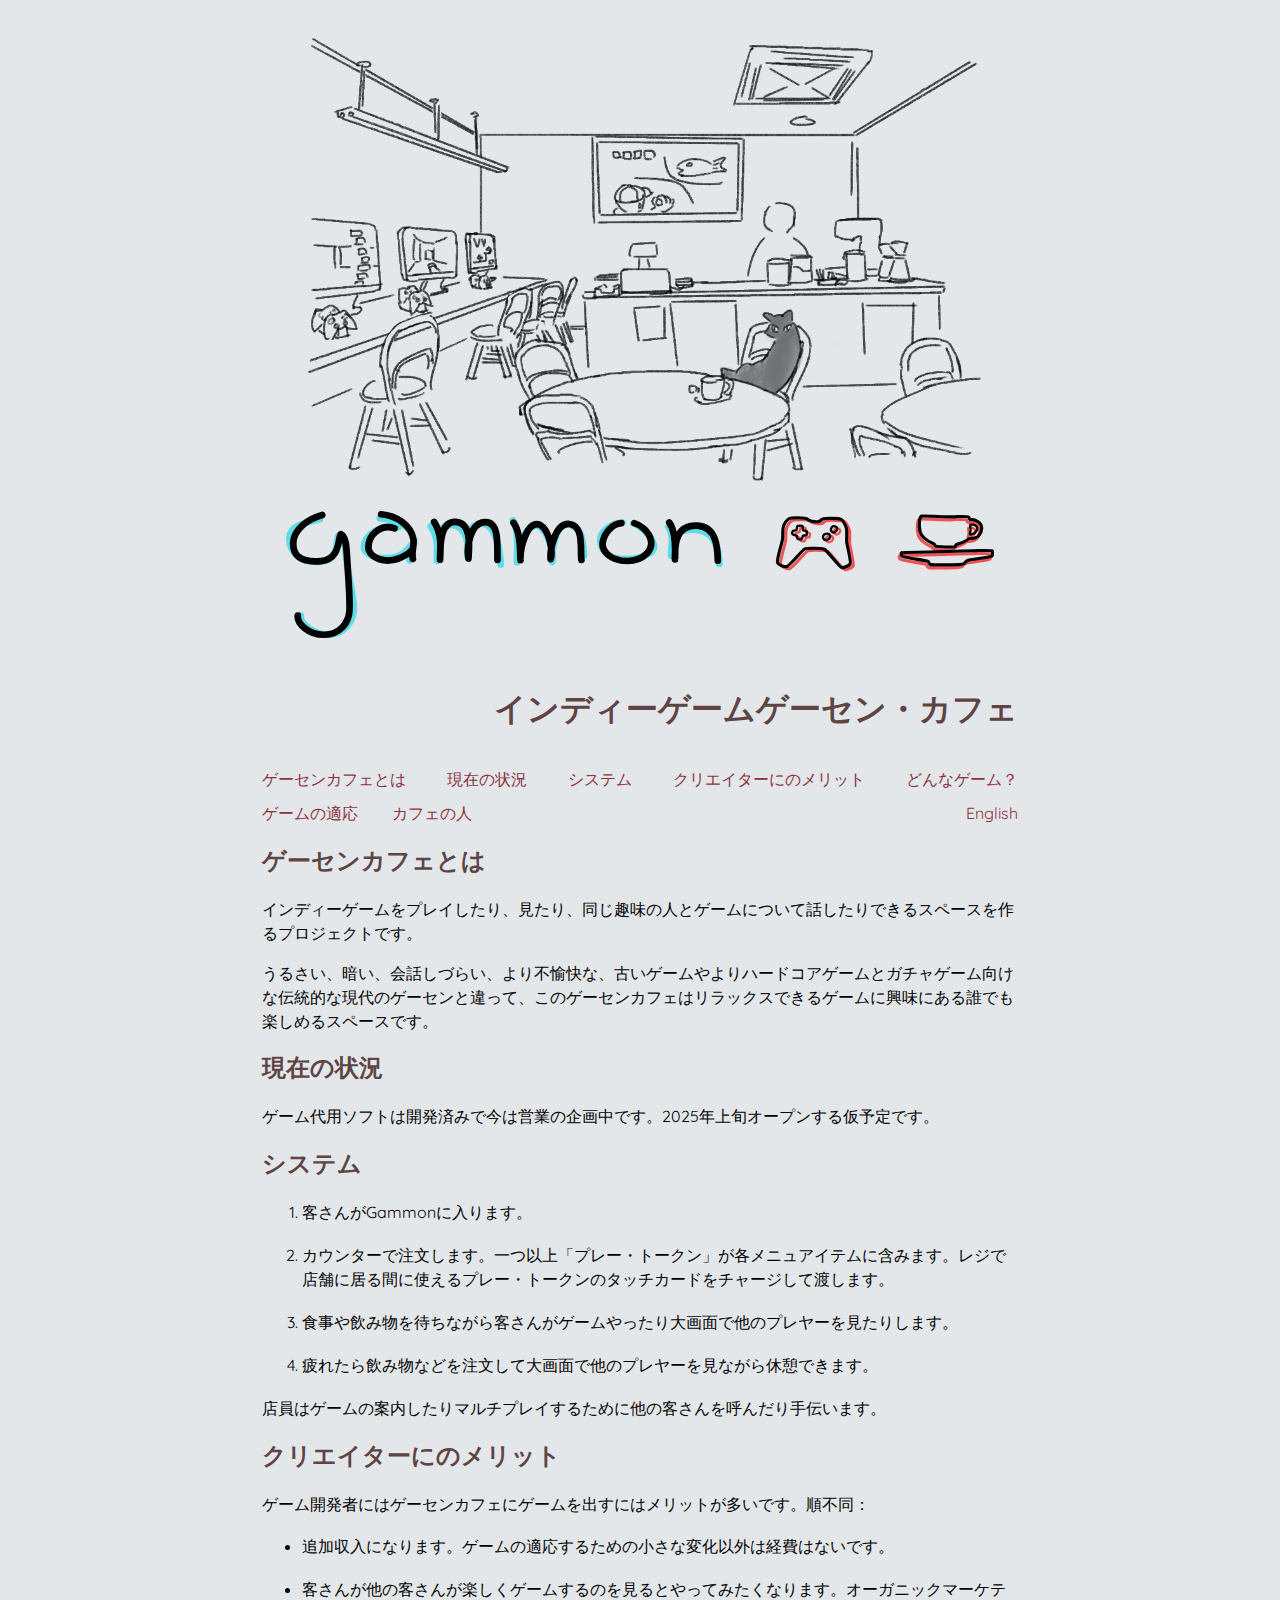
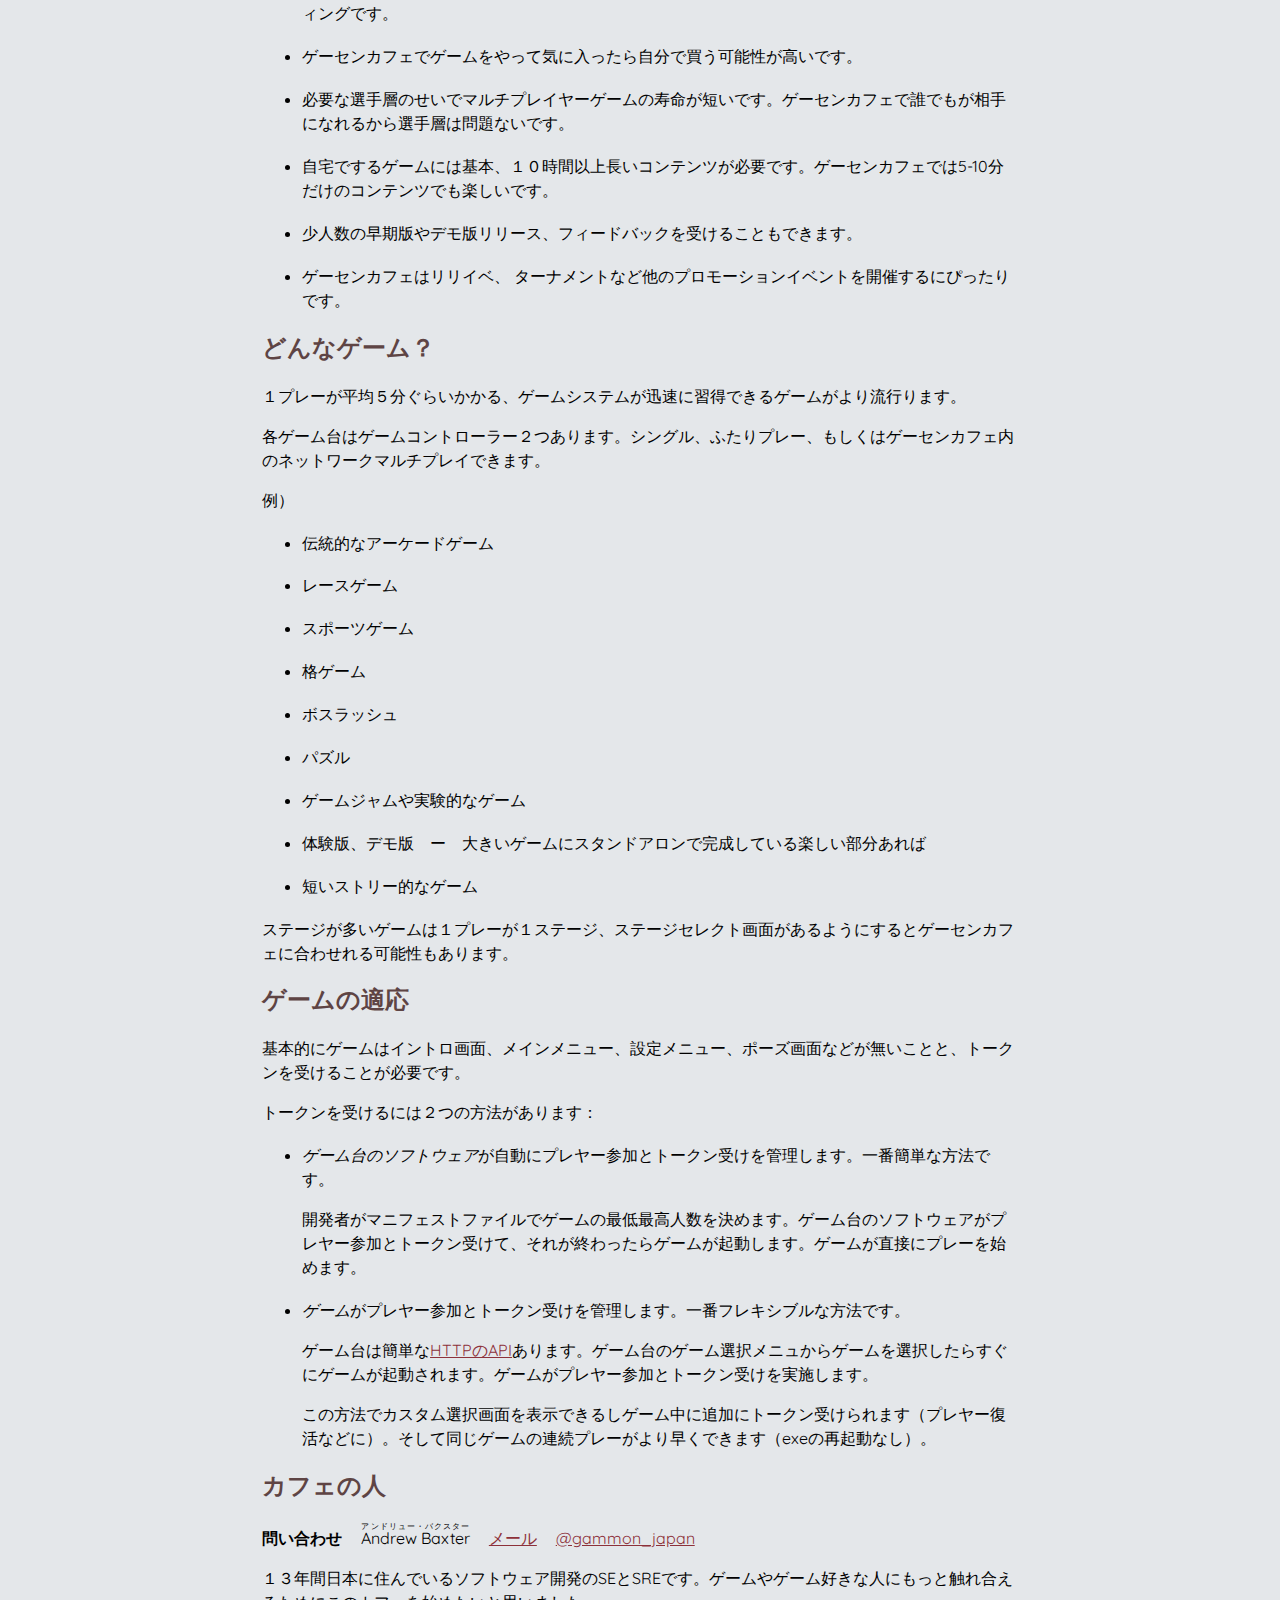
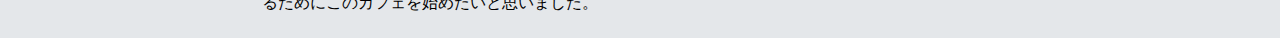
<file: source/index.html>
<!doctype html>
<html lang="ja">
  <head>
    <meta charset="utf-8" />
    <meta name="viewport" content="width=device-width, initial-scale=1" />
    <title>Gammon：インディーゲームゲーセン・カフェ</title>
    <link rel="stylesheet" href="style.css" />
  </head>
  <body>
    <img src="cafe_interior.png" alt="カフェインテリアのスケッチ" />
	<img src="logo.svg" alt="ガモン" class="logo" />
    <h1>
      インディーゲームゲーセン・カフェ
    </h1>
    <div class="linkbar">
      <a href="#intro">ゲーセンカフェとは</a>
      <a href="#state">現在の状況</a>
      <a href="#system">システム</a>
      <a href="#benefits">クリエイターにのメリット</a>
      <a href="#games">どんなゲーム？</a>
      <a href="#adapting">ゲームの適応</a>
      <a href="#owner">カフェの人</a>
      <div class="linkbar_spacer"></div>
      <a href="index_en.html">English</a>
    </div>
    <a id="intro"></a>
    <h2>ゲーセンカフェとは</h2>
    <p>
      インディーゲームをプレイしたり、見たり、同じ趣味の人とゲームについて話したりできるスペースを作るプロジェクトです。
    </p>
    <p>
      うるさい、暗い、会話しづらい、より不愉快な、古いゲームやよりハードコアゲームとガチャゲーム向けな伝統的な現代のゲーセンと違って、このゲーセンカフェはリラックスできるゲームに興味にある誰でも楽しめるスペースです。
    </p>
    <a id="state"></a>
    <h2>現在の状況</h2>
    <p>
      ゲーム代用ソフトは開発済みで今は営業の企画中です。2025年上旬オープンする仮予定です。
    </p>
    <a id="system"></a>
    <h2>システム</h2>
    <ol>
      <li><p>客さんがGammonに入ります。</p></li>
      <li>
        <p>
          カウンターで注文します。一つ以上「プレー・トークン」が各メニュアイテムに含みます。レジで店舗に居る間に使えるプレー・トークンのタッチカードをチャージして渡します。
        </p>
      </li>
      <li>
        <p>
          食事や飲み物を待ちながら客さんがゲームやったり大画面で他のプレヤーを見たりします。
        </p>
      </li>
      <li>
        <p>
          疲れたら飲み物などを注文して大画面で他のプレヤーを見ながら休憩できます。
        </p>
      </li>
    </ol>
    <p>
      店員はゲームの案内したりマルチプレイするために他の客さんを呼んだり手伝います。
    </p>
    <a id="benefits"></a>
    <h2>クリエイターにのメリット</h2>
    <p>
      ゲーム開発者にはゲーセンカフェにゲームを出すにはメリットが多いです。順不同：
    </p>
    <ul>
      <li>
        <p>
          追加収入になります。ゲームの適応するための小さな変化以外は経費はないです。
        </p>
      </li>
      <li>
        <p>
          客さんが他の客さんが楽しくゲームするのを見るとやってみたくなります。オーガニックマーケティングです。
        </p>
      </li>
      <li>
        <p>
          ゲーセンカフェでゲームをやって気に入ったら自分で買う可能性が高いです。
        </p>
      </li>
      <li>
        <p>
          必要な選手層のせいでマルチプレイヤーゲームの寿命が短いです。ゲーセンカフェで誰でもが相手になれるから選手層は問題ないです。
        </p>
      </li>
      <li>
        <p>
          自宅でするゲームには基本、１０時間以上長いコンテンツが必要です。ゲーセンカフェでは5-10分だけのコンテンツでも楽しいです。
        </p>
      </li>
      <li>
        <p>
          少人数の早期版やデモ版リリース、フィードバックを受けることもできます。
        </p>
      </li>
      <li>
        <p>
          ゲーセンカフェはリリイベ、
          ターナメントなど他のプロモーションイベントを開催するにぴったりです。
        </p>
      </li>
    </ul>
    <a id="games"></a>
    <h2>どんなゲーム？</h2>
    <p>
      １プレーが平均５分ぐらいかかる、ゲームシステムが迅速に習得できるゲームがより流行ります。
    </p>
    <p>
      各ゲーム台はゲームコントローラー２つあります。シングル、ふたりプレー、もしくはゲーセンカフェ内のネットワークマルチプレイできます。
    </p>
    <p>例）</p>
    <ul>
      <li><p>伝統的なアーケードゲーム</p></li>
      <li><p>レースゲーム</p></li>
      <li><p>スポーツゲーム</p></li>
      <li><p>格ゲーム</p></li>
      <li><p>ボスラッシュ</p></li>
      <li><p>パズル</p></li>
      <li><p>ゲームジャムや実験的なゲーム</p></li>
      <li>
        <p>
          体験版、デモ版　ー　大きいゲームにスタンドアロンで完成している楽しい部分あれば
        </p>
      </li>
      <li><p>短いストリー的なゲーム</p></li>
    </ul>
    <p>
      ステージが多いゲームは１プレーが１ステージ、ステージセレクト画面があるようにするとゲーセンカフェに合わせれる可能性もあります。
    </p>
    <a id="adapting"></a>
    <h2>ゲームの適応</h2>
    <p>
      基本的にゲームはイントロ画面、メインメニュー、設定メニュー、ポーズ画面などが無いことと、トークンを受けることが必要です。
    </p>
    <p>トークンを受けるには２つの方法があります：</p>
    <ul>
      <li>
        <p>
          <em>ゲーム台のソフトウェア</em
          >が自動にプレヤー参加とトークン受けを管理します。一番簡単な方法です。
        </p>
        <p>
          開発者がマニフェストファイルでゲームの最低最高人数を決めます。ゲーム台のソフトウェアがプレヤー参加とトークン受けて、それが終わったらゲームが起動します。ゲームが直接にプレーを始めます。
        </p>
      </li>
      <li>
        <p>
          <em>ゲーム</em
          >がプレヤー参加とトークン受けを管理します。一番フレキシブルな方法です。
        </p>
        <p>
          ゲーム台は簡単な<a href="./api.html">HTTPのAPI</a
          >あります。ゲーム台のゲーム選択メニュからゲームを選択したらすぐにゲームが起動されます。ゲームがプレヤー参加とトークン受けを実施します。
        </p>
        <p>
          この方法でカスタム選択画面を表示できるしゲーム中に追加にトークン受けられます（プレヤー復活などに）。そして同じゲームの連続プレーがより早くできます（exeの再起動なし）。
        </p>
      </li>
    </ul>
    <a id="owner"></a>
    <h2>カフェの人</h2>
    <p class="contact">
      <strong>問い合わせ</strong>
      <ruby
        >Andrew Baxter<rp>(</rp><rt>アンドリュー・バクスター</rt
        ><rp>)</rp></ruby
      >
      <a href="mailto:arcafe1@isandrew.com">メール</a>
      <a href="https://x.com/gammon_japan">@gammon_japan</a>
    </p>
    <p>
      １３年間日本に住んでいるソフトウェア開発のSEとSREです。ゲームやゲーム好きな人にもっと触れ合えるためにこのカフェを始めたいと思いました。
    </p>
  </body>
</html>
</file>
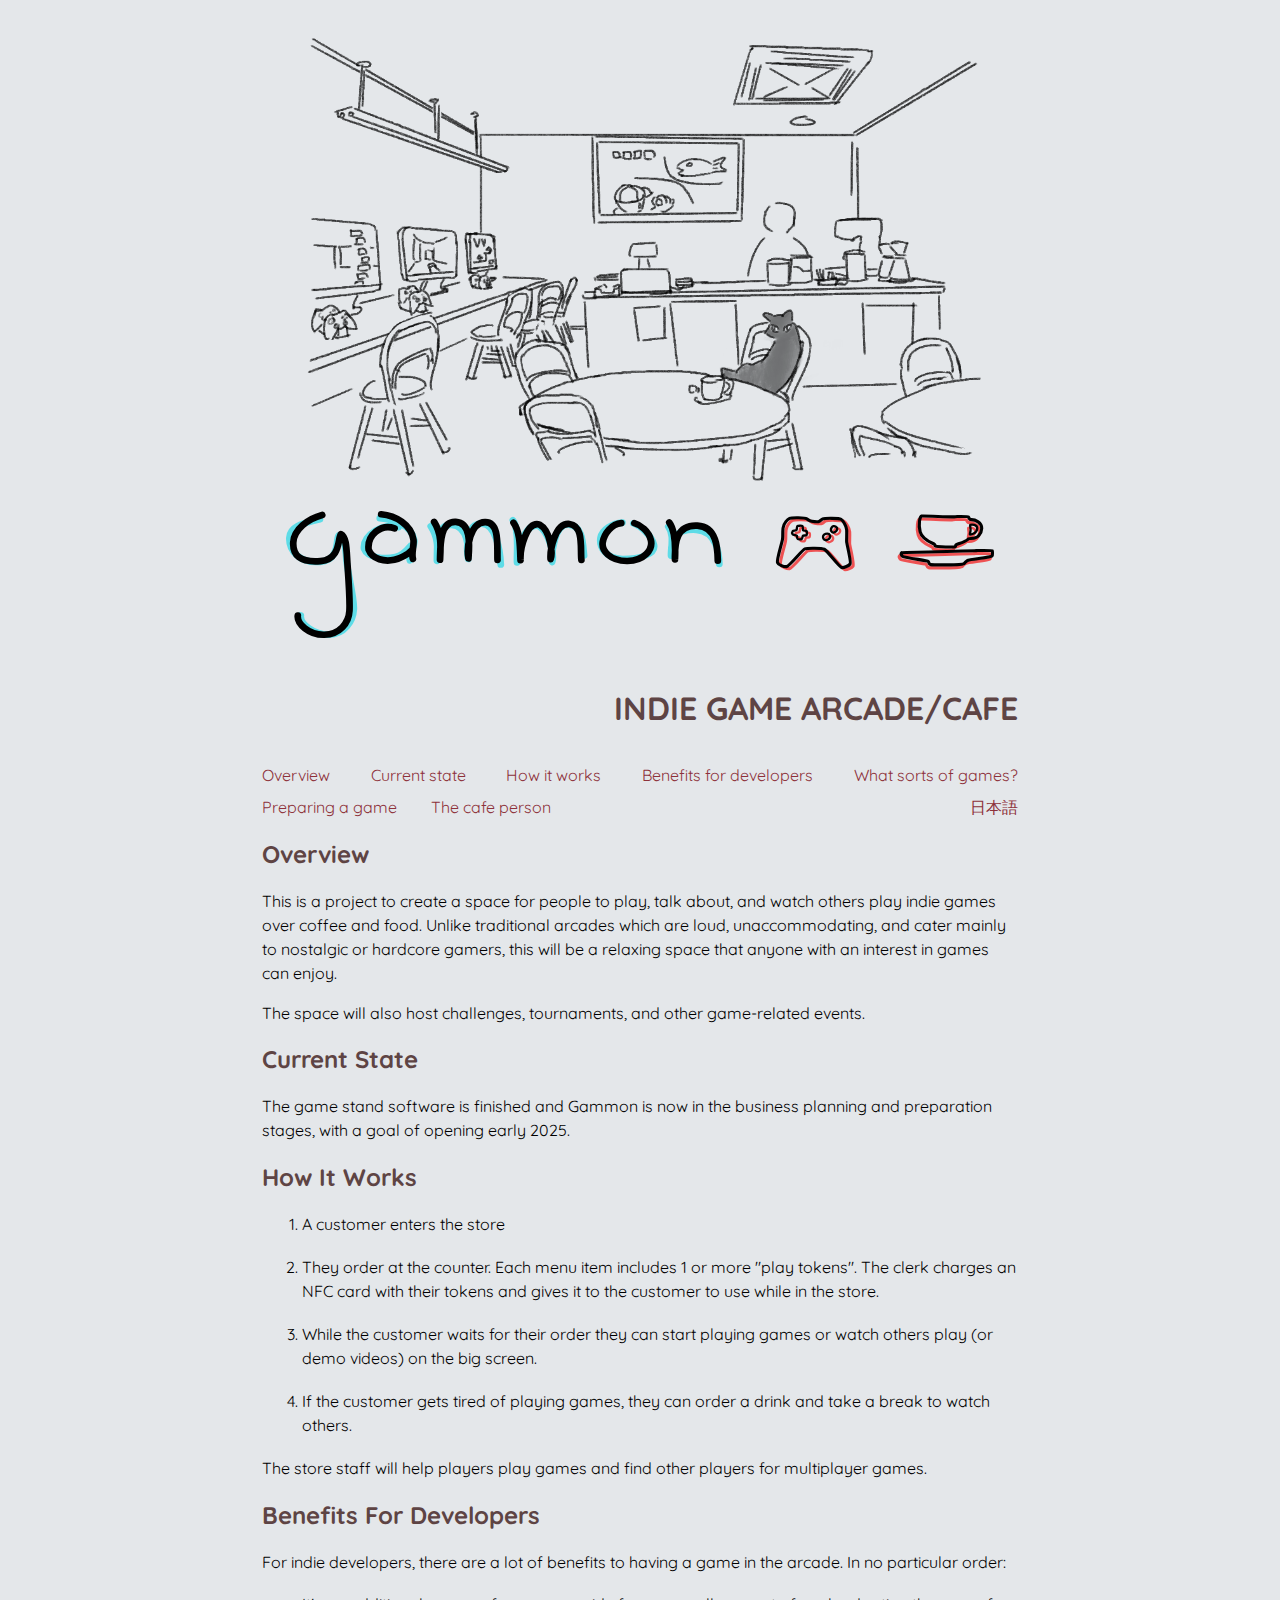
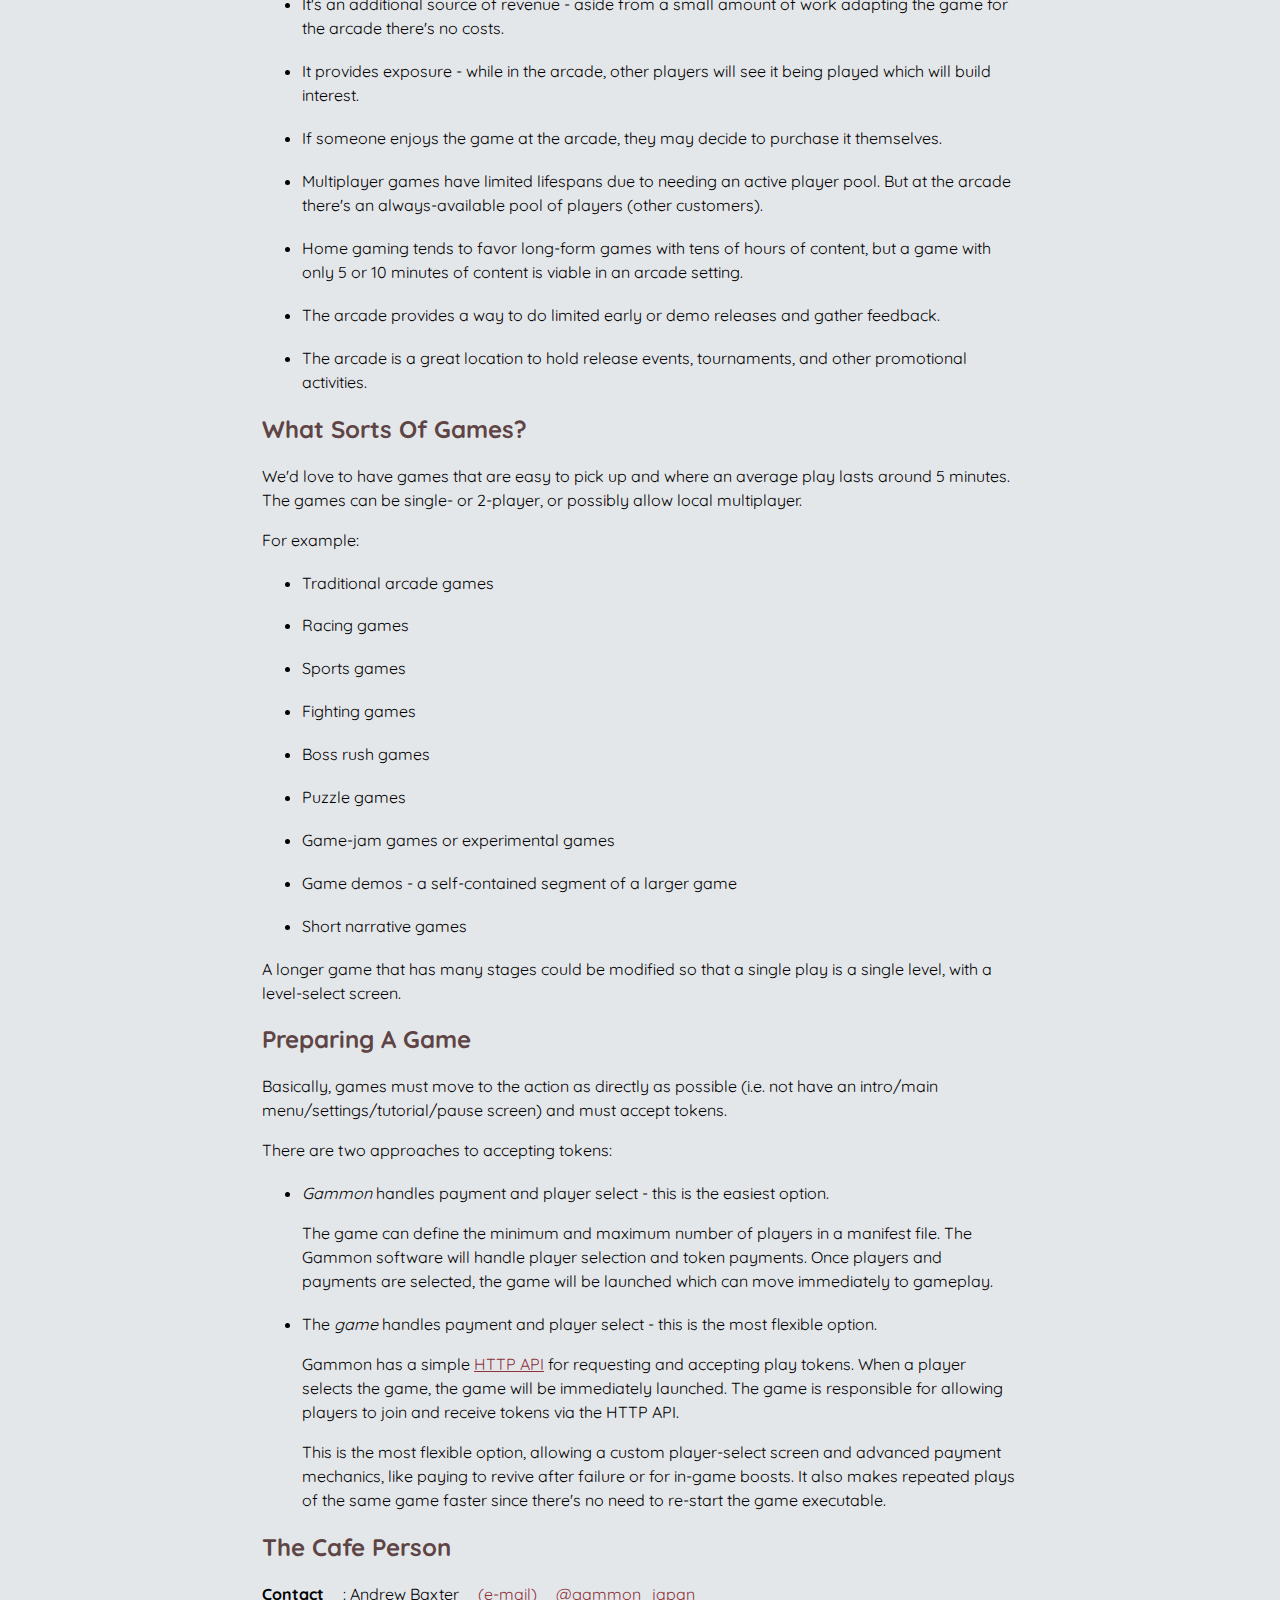
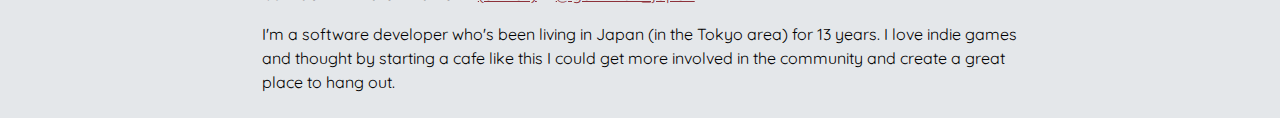
<file: source/index_en.html>
<!doctype html>
<html lang="en">
  <head>
    <meta charset="utf-8" />
    <meta name="viewport" content="width=device-width, initial-scale=1" />
    <title>Gammon: Indie Game Arcade/Cafe</title>
    <link rel="stylesheet" href="style.css" />
  </head>
  <body>
    <img src="cafe_interior.png" alt="カフェインテリアのスケッチ" />
	<img src="logo.svg" alt="Gammon" class="logo" />
    <h1>Indie Game Arcade/Cafe</h1>
    <div class="linkbar">
      <a href="#intro">Overview</a>
      <a href="#state">Current state</a>
      <a href="#system">How it works</a>
      <a href="#benefits">Benefits for developers</a>
      <a href="#games">What sorts of games?</a>
      <a href="#adapting">Preparing a game</a>
      <a href="#owner">The cafe person</a>
      <div class="linkbar_spacer"></div>
      <a href="index.html">日本語</a>
    </div>
    <a id="intro"></a>
    <h2>Overview</h2>
    <p>
      This is a project to create a space for people to play, talk about, and
      watch others play indie games over coffee and food. Unlike traditional
      arcades which are loud, unaccommodating, and cater mainly to nostalgic or
      hardcore gamers, this will be a relaxing space that anyone with an
      interest in games can enjoy.
    </p>
    <p>
      The space will also host challenges, tournaments, and other game-related
      events.
    </p>
    <a id="state"></a>
    <h2>Current state</h2>
    <p>
      The game stand software is finished and Gammon is now in the business
      planning and preparation stages, with a goal of opening early 2025.
    </p>
    <a id="system"></a>
    <h2>How it works</h2>
    <ol>
      <li><p>A customer enters the store</p></li>
      <li>
        <p>
          They order at the counter. Each menu item includes 1 or more "play
          tokens". The clerk charges an NFC card with their tokens and gives it
          to the customer to use while in the store.
        </p>
      </li>
      <li>
        <p>
          While the customer waits for their order they can start playing games
          or watch others play (or demo videos) on the big screen.
        </p>
      </li>
      <li>
        <p>
          If the customer gets tired of playing games, they can order a drink
          and take a break to watch others.
        </p>
      </li>
    </ol>
    <p>
      The store staff will help players play games and find other players for
      multiplayer games.
    </p>
    <a id="benefits"></a>
    <h2>Benefits for developers</h2>
    <p>
      For indie developers, there are a lot of benefits to having a game in the
      arcade. In no particular order:
    </p>
    <ul>
      <li>
        <p>
          It's an additional source of revenue - aside from a small amount of
          work adapting the game for the arcade there's no costs.
        </p>
      </li>
      <li>
        <p>
          It provides exposure - while in the arcade, other players will see it
          being played which will build interest.
        </p>
      </li>
      <li>
        <p>
          If someone enjoys the game at the arcade, they may decide to purchase
          it themselves.
        </p>
      </li>
      <li>
        <p>
          Multiplayer games have limited lifespans due to needing an active
          player pool. But at the arcade there's an always-available pool of
          players (other customers).
        </p>
      </li>
      <li>
        <p>
          Home gaming tends to favor long-form games with tens of hours of
          content, but a game with only 5 or 10 minutes of content is viable in
          an arcade setting.
        </p>
      </li>
      <li>
        <p>
          The arcade provides a way to do limited early or demo releases and
          gather feedback.
        </p>
      </li>
      <li>
        <p>
          The arcade is a great location to hold release events, tournaments,
          and other promotional activities.
        </p>
      </li>
    </ul>
    <a id="games"></a>
    <h2>What sorts of games?</h2>
    <p>
      We'd love to have games that are easy to pick up and where an average play
      lasts around 5 minutes. The games can be single- or 2-player, or possibly
      allow local multiplayer.
    </p>
    <p>For example:</p>
    <ul>
      <li><p>Traditional arcade games</p></li>
      <li><p>Racing games</p></li>
      <li><p>Sports games</p></li>
      <li><p>Fighting games</p></li>
      <li><p>Boss rush games</p></li>
      <li><p>Puzzle games</p></li>
      <li><p>Game-jam games or experimental games</p></li>
      <li><p>Game demos - a self-contained segment of a larger game</p></li>
      <li><p>Short narrative games</p></li>
    </ul>
    <p>
      A longer game that has many stages could be modified so that a single play
      is a single level, with a level-select screen.
    </p>
    <a id="adapting"></a>
    <h2>Preparing a game</h2>
    <p>
      Basically, games must move to the action as directly as possible (i.e. not
      have an intro/main menu/settings/tutorial/pause screen) and must accept
      tokens.
    </p>
    <p>There are two approaches to accepting tokens:</p>
    <ul>
      <li>
        <p>
          <em>Gammon</em> handles payment and player select - this is the
          easiest option.
        </p>
        <p>
          The game can define the minimum and maximum number of players in a
          manifest file. The Gammon software will handle player selection and
          token payments. Once players and payments are selected, the game will
          be launched which can move immediately to gameplay.
        </p>
      </li>
      <li>
        <p>
          The <em>game</em> handles payment and player select - this is the most
          flexible option.
        </p>
        <p>
          Gammon has a simple <a href="./api_en.html">HTTP API</a> for
          requesting and accepting play tokens. When a player selects the game,
          the game will be immediately launched. The game is responsible for
          allowing players to join and receive tokens via the HTTP API.
        </p>
        <p>
          This is the most flexible option, allowing a custom player-select
          screen and advanced payment mechanics, like paying to revive after
          failure or for in-game boosts. It also makes repeated plays of the
          same game faster since there's no need to re-start the game
          executable.
        </p>
      </li>
    </ul>
    <a id="owner"></a>
    <h2>The cafe person</h2>
    <p class="contact">
      <strong>Contact</strong>: Andrew Baxter
      <a href="mailto:arcafe1@isandrew.com">(e-mail)</a>
      <a href="https://x.com/gammon_japan">@gammon_japan</a>
    </p>
    <p>
      I'm a software developer who's been living in Japan (in the Tokyo area)
      for 13 years. I love indie games and thought by starting a cafe like this
      I could get more involved in the community and create a great place to
      hang out.
    </p>
  </body>
</html>
</file>
<file: source/style.css>
@font-face {
  font-family: quicksand;
  src: url(./Quicksand-VariableFont_wght.ttf);
}

* {
  box-sizing: border-box;
}

html {
  font-family: quicksand, sans-serif;
  display: flex;
  flex-direction: column;
  align-items: center;
  background-color: #e4e7ea;
  color: black;
}

body {
  max-width: 20cm;
}

a {
  color: #8d313a;
}

p {
  color: black;
  line-height: 1.5;
}

li {
  margin: 0.5cm 0;
}

img.logo {
	width: 100%;
}

h1 {
	text-align: right;
	margin-bottom: 1cm;
}

h1,
h2,
h3,
h4,
h5,
h6 {
  color: #5e4444;
}

h1 {
  text-transform: uppercase;
}

h2 {
  text-transform: capitalize;
}

img {
  max-width: 100%;
}

.linkbar {
  display: flex;
  flex-wrap: wrap;
  justify-content: space-between;
  align-items: baseline;
  column-gap: 0.9cm;
  row-gap: 0.3cm;

  & > a {
    text-decoration: none;
    &:hover {
      text-decoration: underline;
    }
  }
}

.linkbar_spacer {
  flex-grow: 1;
}

.contact {
  display: flex;
  align-items: baseline;
  gap: 0.5cm;
}

code,
pre.code {
  text-transform: initial;
  font-family: monospace;
  color: rgb(70, 57, 57);
  background: none;
}
</file>
